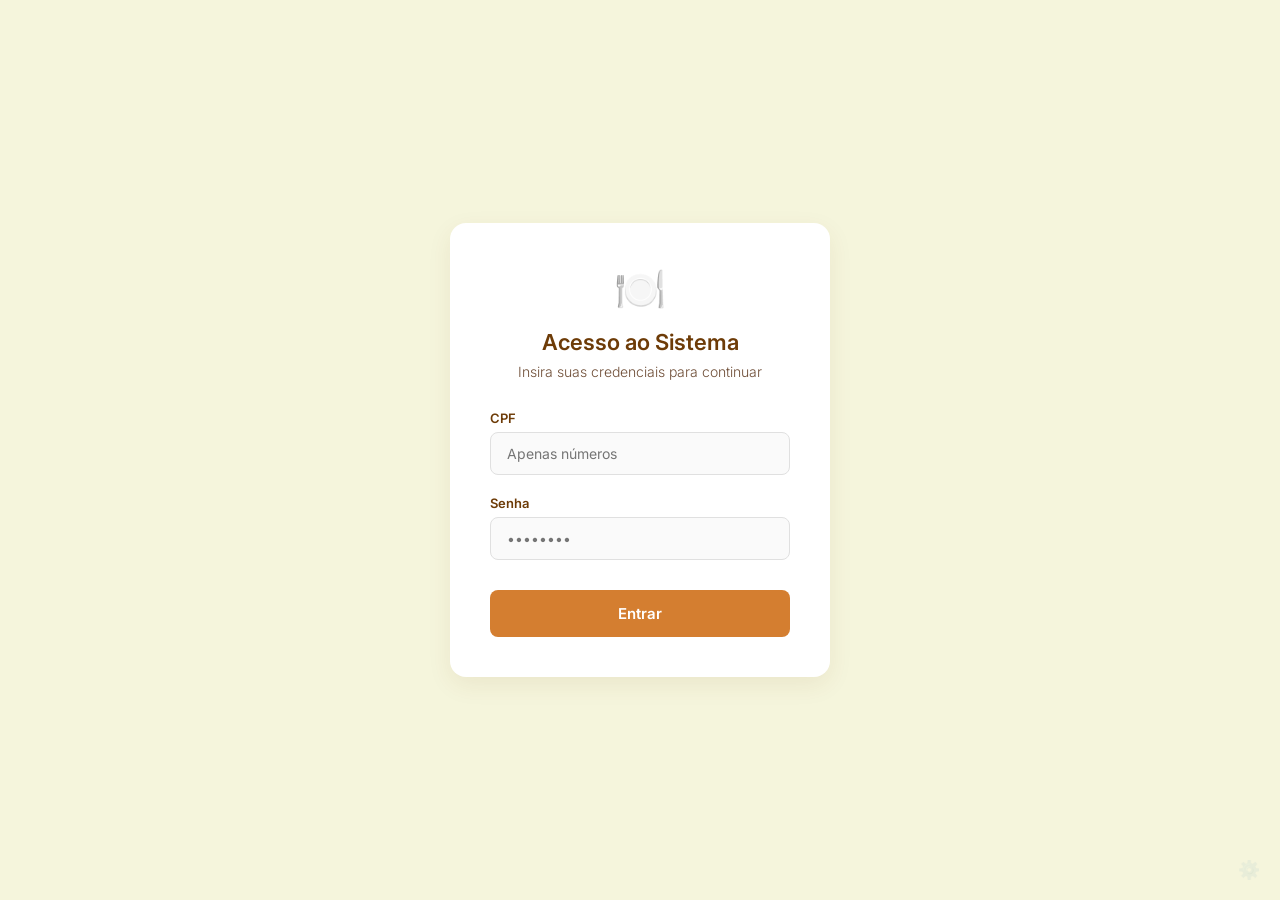
<file: demo/src/main/resources/static/index.html>
<!DOCTYPE html>
<html lang="pt-BR">

<head>
    <meta charset="UTF-8">
    <meta name="viewport" content="width=device-width, initial-scale=1.0">
    <title>Gestão de Restaurante | Login</title>
    <link rel="stylesheet" href="css/login.css">
</head>

<body>

    <div class="login-card">
        <div class="logo-restaurante">🍽️</div>

        <h1>Acesso ao Sistema</h1>
        <p>Insira suas credenciais para continuar</p>

        <form id="formLogin">
            <div class="input-group">
                <label for="cpf">CPF</label>
                <input type="text" id="cpf" placeholder="Apenas números" autocomplete="off" required>
            </div>

            <div class="input-group">
                <label for="senha">Senha</label>
                <input type="password" id="senha" placeholder="••••••••" required>
            </div>

            <button type="submit" class="btn-entrar">Entrar</button>
        </form>
    </div>

    <a href="cadastro-gerente.html" class="btn-secreto" title="Configuração de Gerente Geral">⚙️</a>

    <script src="js/config.js"></script>
    <script src="js/login.js"></script>
</body>

</html>
</file>
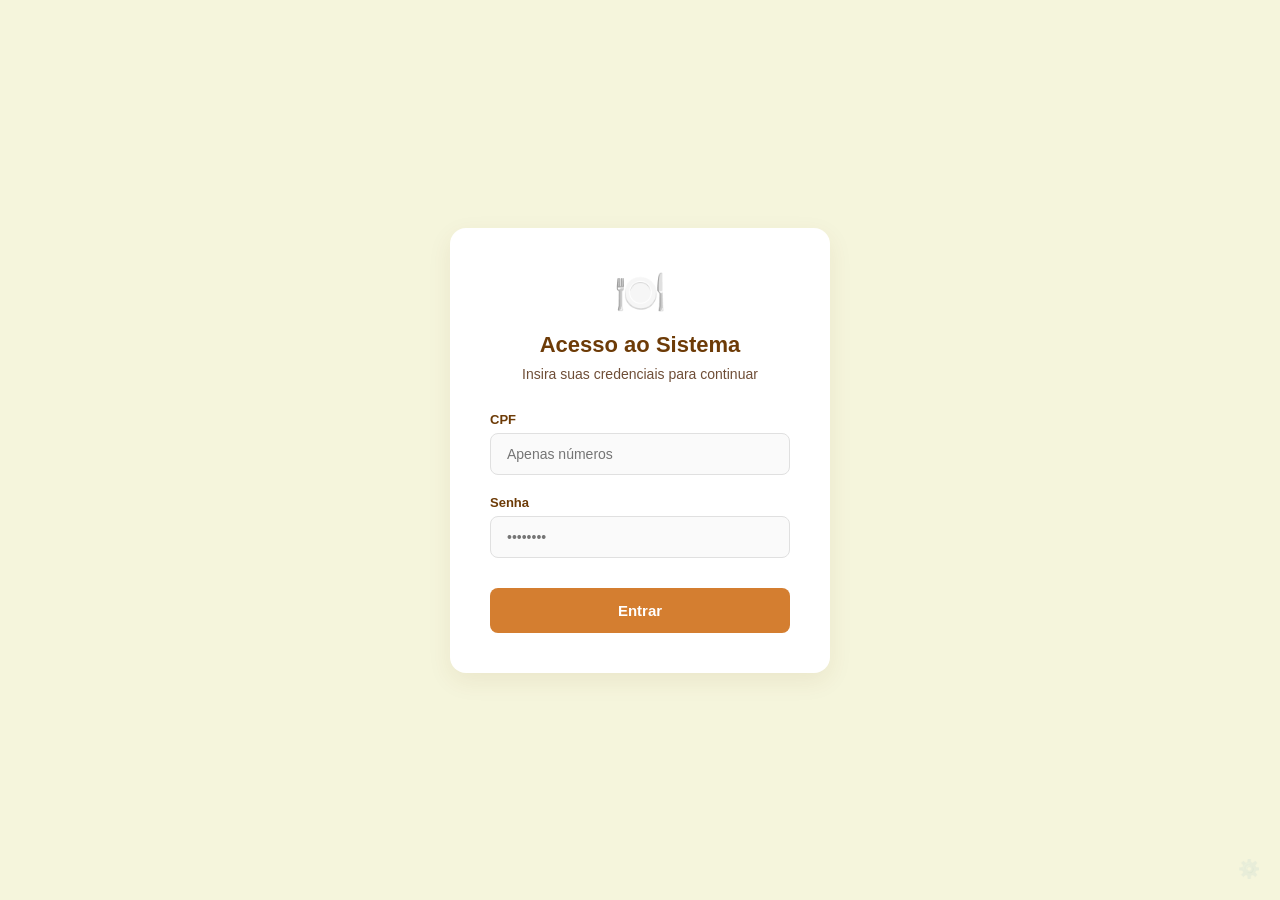
<file: demo/src/main/resources/static/atendente.html>
<!DOCTYPE html>
<html lang="pt-BR">

<head>
    <meta charset="UTF-8">
    <meta name="viewport" content="width=device-width, initial-scale=1.0">
    <title>Frente de Caixa | Restaurante</title>
    <link rel="stylesheet" href="css/atendente.css">
</head>

<body>

    <aside class="sidebar">
        <div class="logo-area">
            <h2>🍽️ PDV</h2>
            <span id="nomeAtendenteLogado">Operação de Caixa</span>
        </div>
        <nav class="menu-nav">
            <button class="menu-item ativo">🛒 Nova Venda</button>
            <button class="menu-item" onclick="abrirModalListaClientes()">👥 Consultar Clientes</button>
            <button class="menu-item" onclick="abrirModalCliente()">➕ Novo Cliente</button>
        </nav>
        <div class="sidebar-footer">
            <a href="#" class="btn-sair" onclick="sairDoSistema()">Sair do Sistema</a>
        </div>
    </aside>

    <main class="main-content">
        <header class="top-header">
            <div class="header-titles">
                <h1>Lançamento Rápido</h1>
                <p>Selecione os itens para adicionar à comanda</p>
            </div>
            <div class="busca-cliente-rapida">
                <input type="text" id="buscaCpf" placeholder="CPF do Cliente..." autocomplete="off">
                <button class="btn-buscar" onclick="vincularCliente()">Vincular</button>
            </div>
        </header>

        <div class="grid-produtos" id="gridProdutosPDV">
        </div>
    </main>

    <aside class="comanda-panel">
        <div class="comanda-header">
            <h3>Comanda Atual</h3>
            <span id="clienteAtivo" class="badge-cliente">Cliente Não Identificado</span>
        </div>

        <div class="comanda-lista" id="listaComanda">
            <div class="mensagem-vazia">Nenhum item na comanda.</div>
        </div>

        <div class="comanda-footer">
            <div class="delivery-area">
                <label class="checkbox-container">
                    <input type="checkbox" id="checkDelivery">
                    <span class="checkmark"></span>
                    Pedido para Delivery
                </label>
            </div>

            <div class="total-area">
                <span>Total</span>
                <span id="valorTotal">R$ 0,00</span>
            </div>
            <button class="btn-finalizar" onclick="finalizarVenda()">Finalizar Venda</button>
        </div>
    </aside>

    <div class="modal-overlay" id="modalCliente">
        <div class="modal-content">
            <h2>Cadastrar Novo Cliente</h2>
            <form id="formNovoCliente">
                <div class="input-group">
                    <label>Nome Completo</label>
                    <input type="text" id="novoNome" required>
                </div>
                <div class="input-group">
                    <label>CPF</label>
                    <input type="text" id="novoCpf" required>
                </div>
                <div class="input-group">
                    <label>Telefone</label>
                    <input type="text" id="novoTelefone" required>
                </div>
                <div class="modal-actions">
                    <button type="button" class="btn-cancelar" onclick="fecharModais()">Cancelar</button>
                    <button type="submit" class="btn-salvar">Salvar</button>
                </div>
            </form>
        </div>
    </div>

    <div class="modal-overlay" id="modalListaClientes">
        <div class="modal-content modal-largo">
            <div class="modal-header">
                <h2>Clientes Cadastrados</h2>
                <button class="btn-fechar" onclick="fecharModais()">×</button>
            </div>
            <div class="table-container">
                <table class="tabela-clean">
                    <thead>
                        <tr>
                            <th>Nome</th>
                            <th>CPF</th>
                            <th>Telefone</th>
                        </tr>
                    </thead>
                    <tbody id="tabelaClientesCorpo">
                    </tbody>
                </table>
            </div>
        </div>
    </div>

    <script src="js/config.js"></script>
    <script src="js/atendente.js"></script>
</body>

</html>
</file>
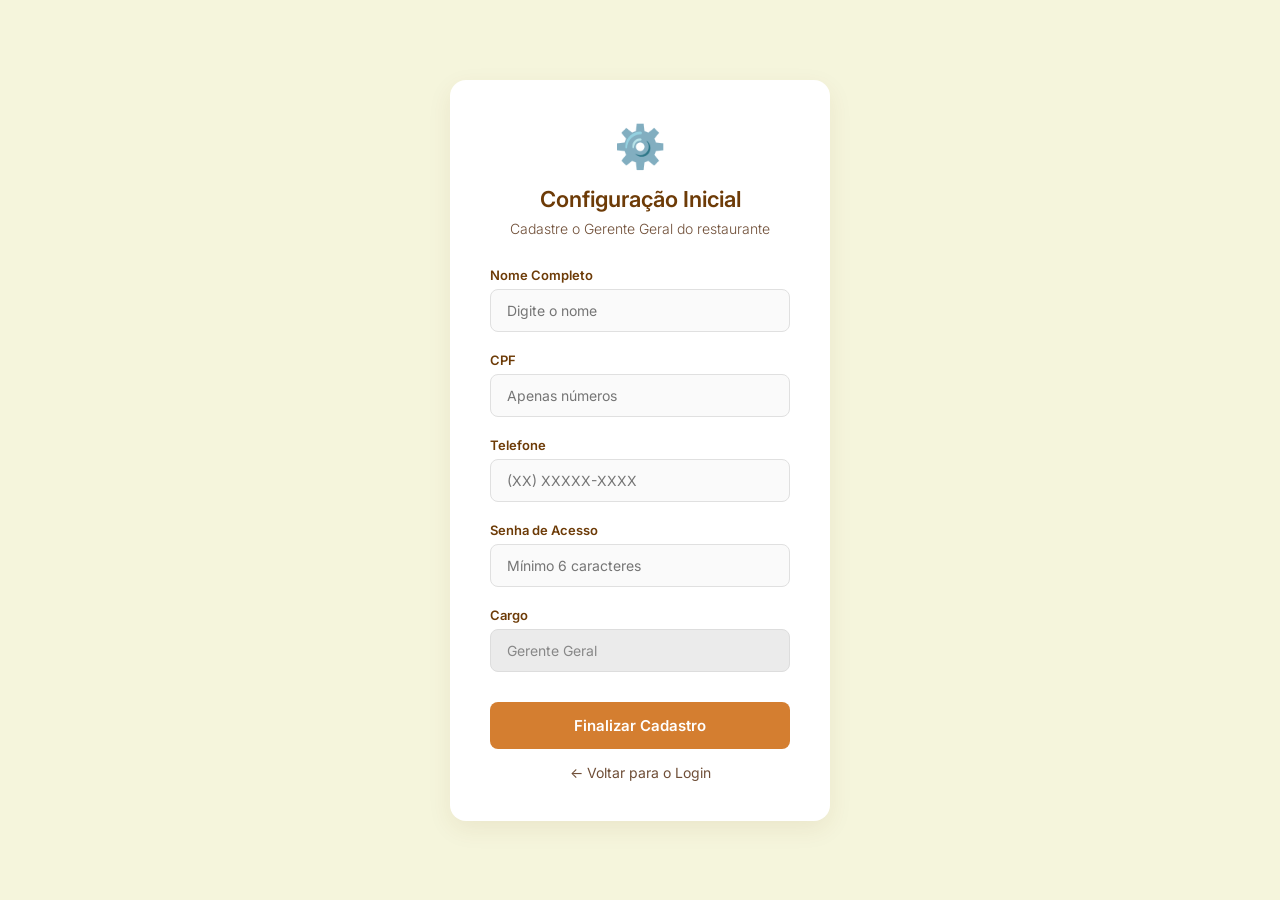
<file: demo/src/main/resources/static/cadastro-gerente.html>
<!DOCTYPE html>
<html lang="pt-BR">

<head>
    <meta charset="UTF-8">
    <meta name="viewport" content="width=device-width, initial-scale=1.0">
    <title>Gestão de Restaurante | Cadastro de Gerente</title>
    <link rel="stylesheet" href="css/login.css">
    <style>
        .btn-voltar {
            display: block;
            margin-top: 15px;
            color: var(--cor-secundaria);
            text-decoration: none;
            font-size: 14px;
            transition: color 0.2s;
        }

        .btn-voltar:hover {
            color: var(--cor-destaque);
        }

        .input-group input:disabled {
            background-color: #ebebeb;
            color: #888;
            cursor: not-allowed;
            border-color: #ddd;
        }
    </style>
</head>

<body>

    <div class="login-card">
        <div class="logo-restaurante">⚙️</div>

        <h1>Configuração Inicial</h1>
        <p>Cadastre o Gerente Geral do restaurante</p>

        <form id="formCadastroGerente">

            <div class="input-group">
                <label for="nome">Nome Completo</label>
                <input type="text" id="nome" placeholder="Digite o nome" required>
            </div>

            <div class="input-group">
                <label for="cpf">CPF</label>
                <input type="text" id="cpf" placeholder="Apenas números" autocomplete="off" required>
            </div>

            <div class="input-group">
                <label for="telefone">Telefone</label>
                <input type="text" id="telefone" placeholder="(XX) XXXXX-XXXX" required>
            </div>

            <div class="input-group">
                <label for="senha">Senha de Acesso</label>
                <input type="password" id="senha" placeholder="Mínimo 6 caracteres" minlength="6" required>
            </div>

            <div class="input-group">
                <label>Cargo</label>
                <input type="text" value="Gerente Geral" disabled>
            </div>

            <button type="submit" class="btn-entrar">Finalizar Cadastro</button>
            <a href="index.html" class="btn-voltar">← Voltar para o Login</a>
        </form>
    </div>

    <script src="js/config.js"></script>
    <script src="js/cadastro-gerente.js"></script>
</body>

</html>
</file>
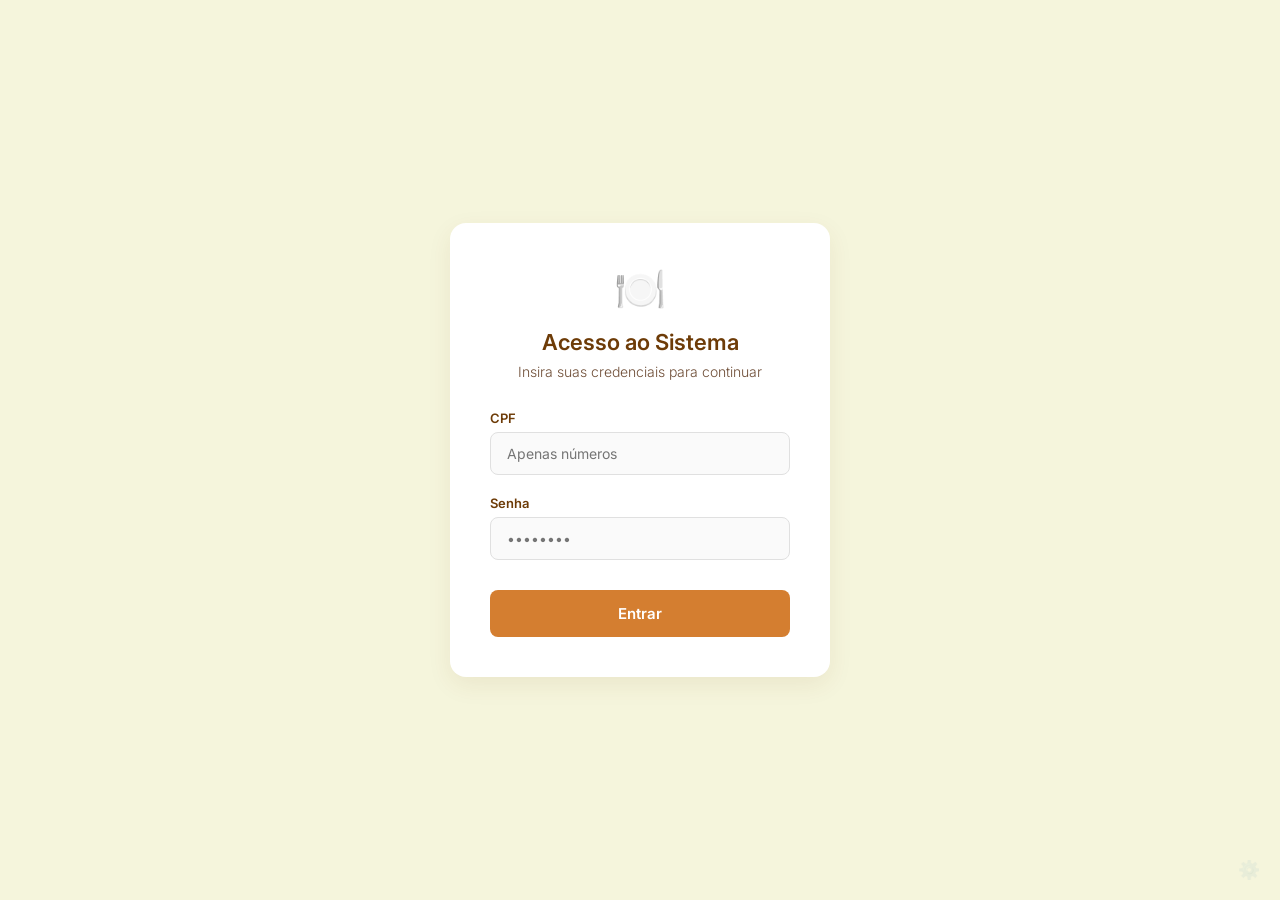
<file: demo/src/main/resources/static/gerente-estoque.html>
<!DOCTYPE html>
<html lang="pt-BR">

<head>
    <meta charset="UTF-8">
    <meta name="viewport" content="width=device-width, initial-scale=1.0">
    <title>Gerente de Estoque | Restaurante</title>
    <link rel="stylesheet" href="css/gerente.css">
    <style>

        .tag-tipo {
            padding: 4px 8px;
            border-radius: 4px;
            font-size: 11px;
            font-weight: 700;
            text-transform: uppercase;
        }

        .tag-ingrediente {
            background-color: #e8f4f8;
            color: #2980b9;
        }

        .tag-produto {
            background-color: #fcf3cf;
            color: #d35400;
        }

        .qtd-baixa {
            color: var(--cor-vermelho);
            font-weight: 700;
        }

        .btn-acao.acao-repor {
            color: var(--cor-verde);
        }

        .btn-acao.acao-repor:hover {
            color: #219653;
            transform: scale(1.1);
        }
    </style>
</head>

<body>

    <aside class="sidebar">
        <div class="logo-area">
            <h2>🍽️ Gestão</h2>
            <span id="nomeGerenteLogado">Gerente de Estoque</span>
        </div>
        <nav class="menu-nav">     
            <button class="menu-item ativo">📦 Prateleira & Compras</button>
            <button class="menu-item" disabled>📊 Dashboard (Bloqueado)</button>
        </nav>
        <div class="sidebar-footer">
            <a href="#" class="btn-sair" onclick="sairDoSistema()">Sair do Sistema</a>
        </div>
    </aside>

    <main class="main-content">
        <header class="top-header">
            <div class="header-titles">
                <h1>Controle de Estoque</h1>
                <p>Gerencie ingredientes, produtos finalizados e entrada de notas fiscais</p>
            </div>
        </header>

        <section class="modulo-rh">
            <div class="rh-header">
                <h2>Prateleira Atual</h2>
                <div style="display: flex; gap: 10px;">
                    <button class="btn-contratar" style="background-color: var(--cor-secundaria);"
                        onclick="abrirModalBase()">➕ Cadastrar Item Base</button>
                </div>
            </div>

            <div class="table-container">
                <table class="tabela-clean">
                    <thead>
                        <tr>
                            <th>Item</th>
                            <th>Categoria</th>
                            <th>Quantidade Atual</th>
                            <th>Ações (Movimentar)</th>
                        </tr>
                    </thead>
                    <tbody id="tabelaEstoque">
                    </tbody>
                </table>
            </div>
        </section>

        <section class="modulo-rh" style="margin-top: 25px;">
            <div class="rh-header">
                <h2>Histórico de Perdas e Ajustes</h2>
            </div>
            <p style="font-size: 13px; color: #666; margin-bottom: 15px;">
                Registros manuais de perda/ajuste lançados nesta tela. Este histórico é informativo e não altera
                automaticamente a quantidade da Prateleira Atual.
            </p>
            <div class="table-container">
                <table class="tabela-clean">
                    <thead>
                        <tr>
                            <th>Item</th>
                            <th>Qtd. Atual Informada</th>
                            <th>Qtd. Perdida</th>
                            <th>Motivo</th>
                            <th>Data</th>
                        </tr>
                    </thead>
                    <tbody id="tabelaHistorico">
                    </tbody>
                </table>
            </div>
        </section>
    </main>

    <div class="modal-overlay" id="modalBase">
        <div class="modal-content">
            <h2>Cadastrar Novo Item no Sistema</h2>
            <p style="font-size: 13px; color: #666; margin-bottom: 20px;">Use isso apenas se o item nunca existiu no
                restaurante.</p>
            <form id="formBase">
                <div class="input-group">
                    <label>Nome do Item</label>
                    <input type="text" id="baseNome" placeholder="Ex: Farinha de Trigo ou Coca-Cola" required>
                </div>

                <div class="input-row">
                    <div class="input-group">
                        <label>Categoria</label>
                        <select id="baseTipo" required onchange="alternarUnidadeBase()">
                            <option value="" disabled selected>Selecione...</option>
                            <option value="INGREDIENTE">Ingrediente (Cozinha)</option>
                            <option value="PRODUTO">Produto (Pronto para Venda)</option>
                        </select>
                    </div>
                    <div class="input-group" id="grupoUnidadeBase" style="display: none;">
                        <label>Unidade de Medida</label>
                        <select id="baseUnidade">
                            <option value="UN">Unidade (UN)</option>
                            <option value="KG">Quilos (KG)</option>
                            <option value="L">Litros (L)</option>
                        </select>
                    </div>
                </div>

                <div class="input-group">
                    <label>Preço Unitário (R$)</label>
                    <input type="text" id="basePreco" placeholder="R$ 0,00" required>
                </div>

                <div class="modal-actions">
                    <button type="button" class="btn-cancelar" onclick="fecharModais()">Cancelar</button>
                    <button type="submit" class="btn-salvar">Salvar Cadastro Base</button>
                </div>
            </form>
        </div>
    </div>

    <div class="modal-overlay" id="modalMovimento">
        <div class="modal-content" style="width: 400px;">
            <h2 id="tituloMovimento">Repor Estoque</h2>
            <form id="formMovimento">
                <div class="input-group">
                    <label>Quantidade (<span id="movUnidadeTexto">UN</span>)</label>
                    <input type="number" id="movQuantidade" placeholder="Ex: 10" min="1" step="1" required>
                </div>

                <div class="input-group" id="divValorCompra">
                    <label>Valor Total da Nota (R$)</label>
                    <input type="text" id="movValorTotal" placeholder="R$ 0,00">
                    <span style="font-size: 11px; color: #888; margin-top: 5px;">Isto irá gerar uma despesa no painel do
                        Gerente Geral.</span>
                </div>

                <div class="input-group" id="divMotivoPerda" style="display: none;">
                    <label>Motivo da Perda</label>
                    <input type="text" id="movMotivo" placeholder="Ex: Validade vencida, quebra, desperdício...">
                </div>

                <div class="modal-actions">
                    <button type="button" class="btn-cancelar" onclick="fecharModais()">Cancelar</button>
                    <button type="submit" class="btn-salvar" id="btnSalvarMovimento">Confirmar</button>
                </div>
            </form>
        </div>
    </div>

    <script src="js/config.js"></script>
    <script src="js/gerente-estoque.js"></script>
</body>

</html>
</file>
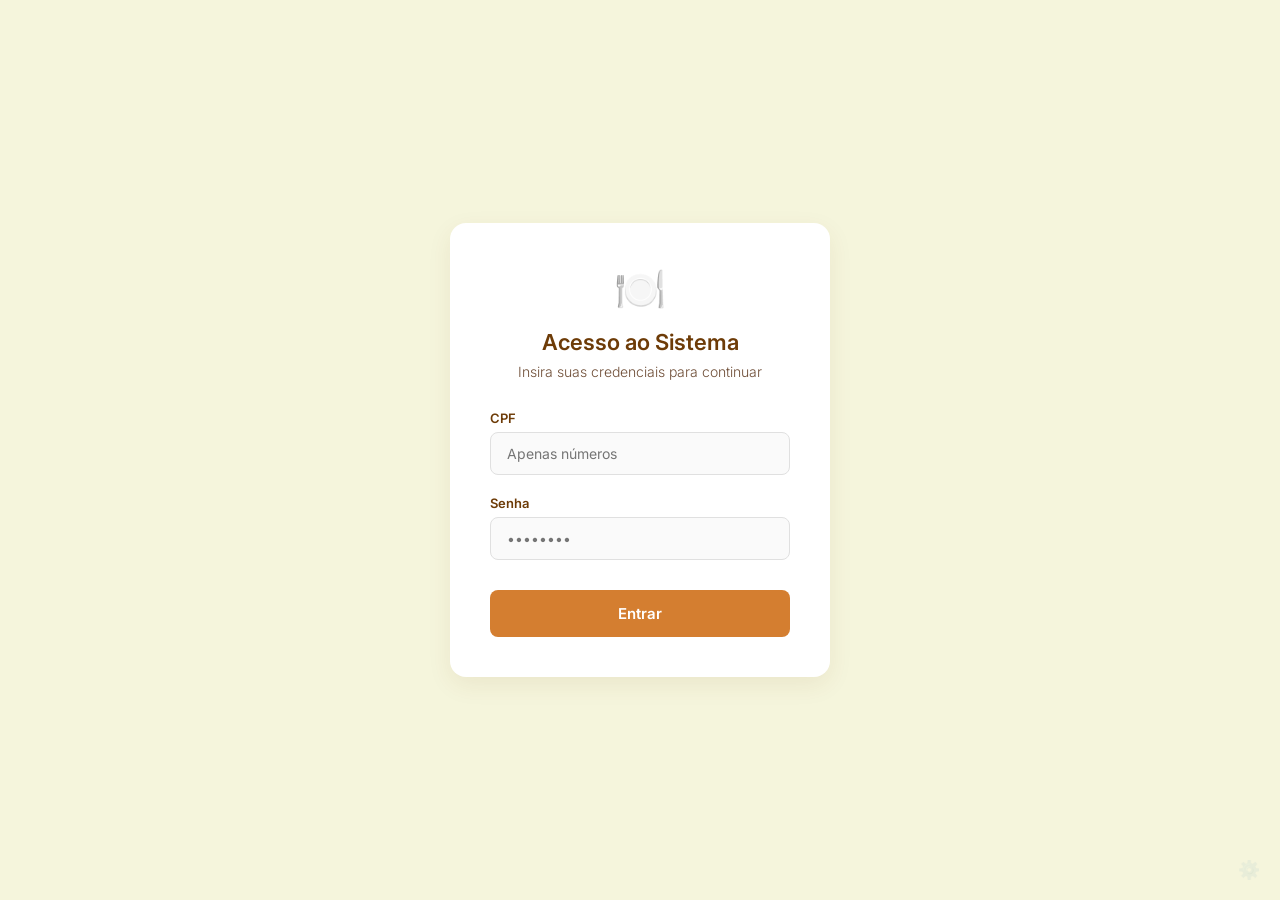
<file: demo/src/main/resources/static/gerente-geral.html>
<!DOCTYPE html>
<html lang="pt-BR">

<head>
    <meta charset="UTF-8">
    <meta name="viewport" content="width=device-width, initial-scale=1.0">
    <title>Painel do Gerente Geral | Restaurante</title>
    <link rel="stylesheet" href="css/gerente.css">
</head>

<body>

    <aside class="sidebar">
        <div class="logo-area">
            <h2>🍽️ Gestão</h2>
            <span id="nomeGerenteLogado">Gerente Geral</span>
        </div>
       <nav class="menu-nav">
            <button class="menu-item ativo">📊 Dashboard & RH</button>
            <button class="menu-item" onclick="window.location.href='gerente-estoque.html'">📦 Estoque</button>
            <button class="menu-item" onclick="window.location.href='gerente-vendas.html'">📋 Cardápio</button>
        </nav>
        <div class="sidebar-footer">
            <a href="#" class="btn-sair" onclick="sairDoSistema()">Sair do Sistema</a>
        </div>
    </aside>

    <!-- Área Central: Dashboard e Tabela -->
    <main class="main-content">
        <header class="top-header">
            <div class="header-titles">
                <h1>Visão Geral do Negócio</h1>
                <p>Acompanhe os resultados e gerencie sua equipe</p>
            </div>
        </header>

        <!-- Módulo de Relatórios (Cards) -->
        <section class="dashboard-cards" id="secaoDashboard">
            <div class="card card-destaque">
                <div class="card-icone">💰</div>
                <div class="card-info">
                    <p>Lucro Líquido</p>
                    <h3 id="dashLucro">Carregando...</h3>
                    <div class="sub-info">
                        <span class="receita">Vendas: <b id="dashReceita">...</b></span> | 
                        <span class="despesa">Despesas: <b id="dashDespesa">...</b></span>
                    </div>
                </div>
            </div>

            <div class="card">
                <div class="card-icone">👥</div>
                <div class="card-info">
                    <p>Total de Clientes</p>
                    <h3 id="dashClientes">...</h3>
                </div>
            </div>

            <div class="card">
                <div class="card-icone">🧑‍🍳</div>
                <div class="card-info">
                    <p>Equipe Ativa</p>
                    <h3 id="dashEquipe">...</h3>
                </div>
            </div>

            <div class="card card-alerta">
                <div class="card-icone">⚠️</div>
                <div class="card-info">
                    <p>Alerta de Estoque</p>
                    <h3 id="dashEstoque">...</h3>
                    <span class="sub-info">Produtos em baixa</span>
                </div>
            </div>
        </section>

        <!-- Módulo de RH (Gestão de Equipe) -->
        <section class="modulo-rh">
            <div class="rh-header">
                <h2>Quadro de Funcionários</h2>
                <button class="btn-contratar" onclick="abrirModalContratar()">➕ Contratar</button>
            </div>

            <div class="table-container">
                <table class="tabela-clean">
                    <thead>
                        <tr>
                            <th>Nome</th>
                            <th>CPF</th>
                            <th>Cargo</th>
                            <th>Ações</th>
                        </tr>
                    </thead>
                    <tbody id="tabelaEquipe">

                    </tbody>
                </table>
            </div>
        </section>
    </main>

    <!-- MODAL: Contratar / Editar Funcionário -->
    <div class="modal-overlay" id="modalRH">
        <div class="modal-content">
            <h2 id="tituloModalRH">Contratar Funcionário</h2>
            <form id="formRH">
                <input type="hidden" id="editIndex"> <!-- Campo invisível para saber se é edição -->

                <div class="input-group">
                    <label>Nome Completo</label>
                    <input type="text" id="rhNome" required>
                </div>
                <div class="input-group">
                    <label>CPF</label>
                    <input type="text" id="rhCpf" required>
                </div>

                <div class="input-row">
                    <div class="input-group">
                        <label>Telefone</label>
                        <input type="text" id="rhTelefone" required>
                    </div>
                    <div class="input-group">
                        <label>Senha de Acesso</label>
                        <input type="password" id="rhSenha" placeholder="••••••••">
                        <span id="dicaSenhaRH" style="font-size: 11px; color: #888; margin-top: 5px;"></span>
                    </div>
                </div>

                <div class="input-group">
                    <label>Cargo (Nível de Acesso)</label>
                    <select id="rhCargo" required>
                        <option value="" disabled selected>Selecione o cargo...</option>
                        <option value="ATENDENTE">Atendente (Caixa)</option>
                        <option value="GERENTE_VENDAS">Gerente de Vendas</option>
                        <option value="GERENTE_ESTOQUE">Gerente de Estoque</option>
                    </select>
                </div>

                <div class="modal-actions">
                    <button type="button" class="btn-cancelar" onclick="fecharModalRH()">Cancelar</button>
                    <button type="submit" class="btn-salvar">Salvar Funcionário</button>
                </div>
            </form>
        </div>
    </div>

    <script src="js/config.js"></script>
    <script src="js/gerente.js"></script>
</body>

</html>
</file>
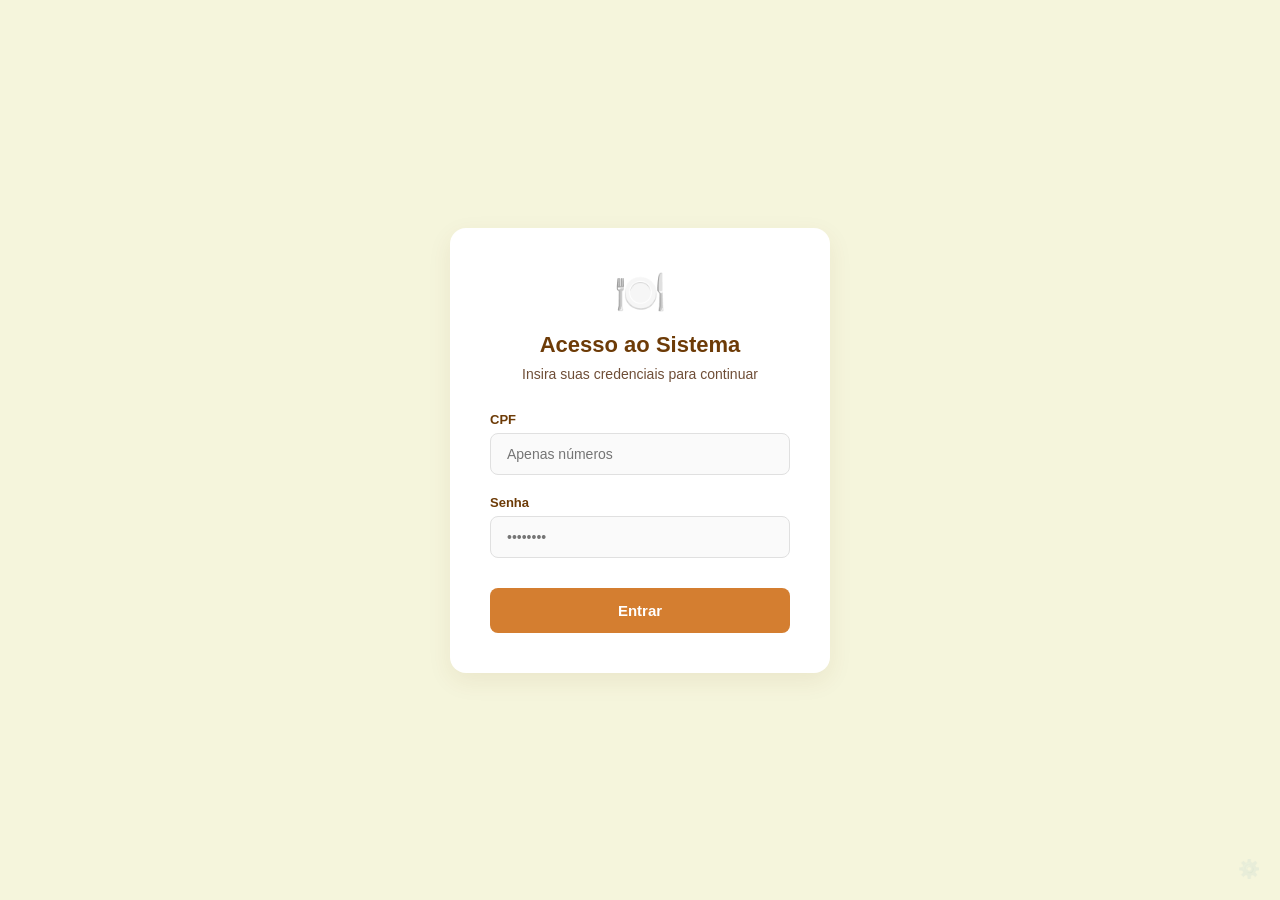
<file: demo/src/main/resources/static/gerente-vendas.html>
<!DOCTYPE html>
<html lang="pt-BR">
<head>
    <meta charset="UTF-8">
    <meta name="viewport" content="width=device-width, initial-scale=1.0">
    <title>Gerente de Vendas | Cardápio</title>
    
    <link rel="stylesheet" href="css/gerente.css">
</head>
<body>

    <!-- Menu Lateral Adaptado -->
    <aside class="sidebar">
        <div class="logo-area">
            <h2>🍽️ Gestão</h2>
            <span id="nomeGerenteLogado">Gerente de Vendas</span>
        </div>
        <nav class="menu-nav">
            <button class="menu-item ativo">📋 Menu & Cardápio</button>
            <button class="menu-item" disabled>📊 Dashboard (Bloqueado)</button>
        </nav>
        <div class="sidebar-footer">
            <a href="#" class="btn-sair" onclick="sairDoSistema()">Sair do Sistema</a>
        </div>
    </aside>

    <!-- Área Central: Tabela do Cardápio -->
    <main class="main-content">
        <header class="top-header">
            <div class="header-titles">
                <h1>Gestão de Cardápio</h1>
                <p>Adicione, edite ou remova pratos e produtos do restaurante</p>
            </div>
        </header>

        <section class="modulo-rh">
            <div class="rh-header">
                <h2>Itens do Cardápio</h2>
                <button class="btn-contratar" onclick="abrirModalNovoPrato()">➕ Novo Item</button>
            </div>
            
            <div class="table-container">
                <table class="tabela-clean">
                    <thead>
                        <tr>
                            <th>Nome do Item</th>
                            <th>Descrição</th>
                            <th>Preço (R$)</th>
                            <th>Ações</th>
                        </tr>
                    </thead>
                    <tbody id="tabelaCardapio">

                    </tbody>
                </table>
            </div>
        </section>
    </main>

    <!-- MODAL: Cadastrar / Editar Prato -->
    <div class="modal-overlay" id="modalPrato">
        <div class="modal-content">
            <h2 id="tituloModalPrato">Cadastrar Novo Item</h2>
            <form id="formPrato">
                <input type="hidden" id="editIndex"> 
                
                <div class="input-group">
                    <label>Nome do Item</label>
                    <input type="text" id="pratoNome" placeholder="Ex: Risoto de Cogumelos" required>
                </div>
                
                <div class="input-group">
                    <label>Descrição (Ingredientes)</label>
                    <input type="text" id="pratoDescricao" placeholder="Breve descrição para o cliente" required>
                </div>

                <div class="input-group" style="width: 50%;">
                    <label>Preço de Venda</label>
                    <input type="text" id="pratoPreco" placeholder="R$ 0,00" required>
                </div>

                <div class="modal-actions">
                    <button type="button" class="btn-cancelar" onclick="fecharModalPrato()">Cancelar</button>
                    <button type="submit" class="btn-salvar">Salvar Item</button>
                </div>
            </form>
        </div>
    </div>

    <script src="js/config.js"></script>
    <script src="js/gerente-vendas.js"></script>
</body>
</html>
</file>
<file: demo/src/main/resources/static/css/login.css>
/* Importando uma fonte clean e moderna (Inter) do Google Fonts */
@import url('https://fonts.googleapis.com/css2?family=Inter:wght@300;400;600&display=swap');

:root {
    /* Sua Paleta de Cores Oficial */
    --cor-fundo: #F5F5DC;
    /* Bege Claro */
    --cor-texto: #6D3B07;
    /* Marrom Escuro */
    --cor-destaque: #D47E30;
    /* Laranja Ocre */
    --cor-destaque-hover: #b86b27;
    --cor-secundaria: #6F4E37;
    /* Marrom Médio */
}

* {
    margin: 0;
    padding: 0;
    box-sizing: border-box;
    font-family: 'Inter', sans-serif;
}

body {
    background-color: var(--cor-fundo);
    color: var(--cor-texto);
    height: 100vh;
    display: flex;
    justify-content: center;
    align-items: center;
    position: relative;
}

/* Design Clean do Card */
.login-card {
    background-color: #ffffff;
    padding: 40px;
    border-radius: 16px;
    width: 100%;
    max-width: 380px;
    box-shadow: 0 8px 24px rgba(109, 59, 7, 0.08);
    /* Sombra suave com tom de marrom */
    text-align: center;
}

.logo-restaurante {
    font-size: 42px;
    margin-bottom: 15px;
}

h1 {
    font-weight: 600;
    font-size: 22px;
    margin-bottom: 8px;
}

p {
    font-weight: 300;
    font-size: 14px;
    color: var(--cor-secundaria);
    margin-bottom: 30px;
}

/* Inputs minimalistas */
.input-group {
    display: flex;
    flex-direction: column;
    text-align: left;
    margin-bottom: 20px;
}

.input-group label {
    font-size: 13px;
    font-weight: 600;
    margin-bottom: 6px;
}

.input-group input {
    padding: 12px 16px;
    border: 1px solid #e0e0e0;
    border-radius: 8px;
    font-size: 14px;
    color: var(--cor-texto);
    outline: none;
    transition: all 0.3s ease;
    background-color: #fafafa;
}

.input-group input:focus {
    border-color: var(--cor-destaque);
    background-color: #ffffff;
    box-shadow: 0 0 0 3px rgba(212, 126, 48, 0.15);
}

/* Botão principal */
.btn-entrar {
    width: 100%;
    background-color: var(--cor-destaque);
    color: #ffffff;
    border: none;
    padding: 14px;
    font-size: 15px;
    font-weight: 600;
    border-radius: 8px;
    cursor: pointer;
    transition: all 0.2s ease;
    margin-top: 10px;
}

.btn-entrar:hover {
    background-color: var(--cor-destaque-hover);
    transform: translateY(-1px);
}

.btn-secreto {
    position: absolute;
    bottom: 20px;
    right: 20px;
    text-decoration: none;
    font-size: 18px;
    opacity: 0.1;
    transition: opacity 0.3s ease;
}

.btn-secreto:hover {
    opacity: 0.8;
    /* Aparece ao passar o mouse */
}
</file>
<file: demo/src/main/resources/static/css/atendente.css>
@import url('https://fonts.googleapis.com/css2?family=Inter:wght@300;400;500;600;700&display=swap');

:root {
    --cor-fundo: #F9F9F6;
    --cor-texto: #4A2B0F;
    --cor-destaque: #D47E30;
    --cor-destaque-hover: #C26C20;
    --cor-secundaria: #8E6B4E;
    --cor-branco: #ffffff;
    --shadow-suave: 0 4px 20px rgba(74, 43, 15, 0.05);
}

* {
    margin: 0;
    padding: 0;
    box-sizing: border-box;
    font-family: 'Inter', sans-serif;
}

body {
    display: flex;
    height: 100vh;
    background-color: var(--cor-fundo);
    color: var(--cor-texto);
    overflow: hidden;
}

/* --- Sidebar Clean --- */
.sidebar {
    width: 260px;
    background-color: var(--cor-branco);
    display: flex;
    flex-direction: column;
    padding: 30px 20px;
    box-shadow: var(--shadow-suave);
    z-index: 10;
}

.logo-area {
    margin-bottom: 50px;
}

.logo-area h2 {
    color: var(--cor-destaque);
    font-size: 22px;
    font-weight: 700;
}

.logo-area span {
    font-size: 13px;
    color: var(--cor-secundaria);
    font-weight: 500;
}

.menu-nav {
    display: flex;
    flex-direction: column;
    gap: 8px;
    flex-grow: 1;
}

.menu-item {
    background: transparent;
    border: none;
    text-align: left;
    padding: 14px 18px;
    color: var(--cor-secundaria);
    border-radius: 10px;
    font-weight: 500;
    font-size: 15px;
    cursor: pointer;
    transition: all 0.2s;
}

.menu-item:hover {
    background-color: #fcf7f2;
    color: var(--cor-destaque);
}

.menu-item.ativo {
    background-color: var(--cor-destaque);
    color: var(--cor-branco);
    font-weight: 600;
}

.sidebar-footer {
    margin-top: auto;
    border-top: 1px solid #eee;
    padding-top: 20px;
}

.btn-sair {
    color: #e74c3c;
    text-decoration: none;
    font-weight: 600;
    font-size: 14px;
    display: block;
    text-align: center;
}

/* --- Centro: Cardápio --- */
.main-content {
    flex-grow: 1;
    display: flex;
    flex-direction: column;
    padding: 40px;
}

.top-header {
    display: flex;
    justify-content: space-between;
    align-items: flex-end;
    margin-bottom: 30px;
}

.header-titles h1 {
    font-size: 26px;
    font-weight: 700;
    margin-bottom: 5px;
}

.header-titles p {
    color: var(--cor-secundaria);
    font-size: 14px;
}

.busca-cliente-rapida {
    display: flex;
    gap: 10px;
    background: var(--cor-branco);
    padding: 5px;
    border-radius: 12px;
    box-shadow: var(--shadow-suave);
}

.busca-cliente-rapida input {
    border: none;
    padding: 12px 15px;
    outline: none;
    background: transparent;
    width: 200px;
    font-size: 14px;
}

.btn-buscar {
    background: #f0eae1;
    color: var(--cor-texto);
    border: none;
    padding: 0 20px;
    border-radius: 8px;
    font-weight: 600;
    cursor: pointer;
    transition: 0.2s;
}

.btn-buscar:hover {
    background: #e2d8ca;
}

.grid-produtos {
    display: grid;
    grid-template-columns: repeat(auto-fill, minmax(200px, 1fr));
    gap: 20px;
    overflow-y: auto;
    padding-bottom: 20px;
}

.btn-produto {
    background: var(--cor-branco);
    border: 1px solid transparent;
    border-radius: 16px;
    padding: 20px;
    text-align: left;
    cursor: pointer;
    box-shadow: var(--shadow-suave);
    display: flex;
    flex-direction: column;
    height: 130px;
    transition: all 0.2s;
}

.btn-produto:hover {
    transform: translateY(-4px);
    border-color: #f0eae1;
    box-shadow: 0 8px 25px rgba(74, 43, 15, 0.08);
}

.btn-produto:active {
    transform: translateY(0);
}

.produto-nome {
    font-weight: 600;
    font-size: 15px;
    margin-bottom: auto;
    line-height: 1.4;
}

.produto-preco {
    font-weight: 700;
    color: var(--cor-destaque);
    font-size: 17px;
}

/* --- Direita: Comanda --- */
.comanda-panel {
    width: 340px;
    background: var(--cor-branco);
    display: flex;
    flex-direction: column;
    box-shadow: -4px 0 20px rgba(0, 0, 0, 0.03);
    z-index: 10;
}

.comanda-header {
    padding: 30px;
    border-bottom: 1px solid #f0eae1;
}

.comanda-header h3 {
    font-size: 18px;
    margin-bottom: 10px;
}

.badge-cliente {
    display: inline-block;
    background: #fdf5eb;
    color: var(--cor-destaque);
    padding: 5px 12px;
    border-radius: 20px;
    font-size: 12px;
    font-weight: 600;
}

.comanda-lista {
    flex-grow: 1;
    padding: 20px 30px;
    overflow-y: auto;
}

.mensagem-vazia {
    color: #aaa;
    font-size: 14px;
    text-align: center;
    margin-top: 40px;
}

.item-comanda {
    display: flex;
    justify-content: space-between;
    padding: 15px 0;
    border-bottom: 1px solid #f9f9f9;
    font-size: 14px;
    font-weight: 500;
}

.comanda-footer {
    padding: 30px;
    background: var(--cor-branco);
    border-top: 1px solid #f0eae1;
}

.delivery-area {
    margin-bottom: 20px;
}

.total-area {
    display: flex;
    justify-content: space-between;
    font-size: 22px;
    font-weight: 700;
    margin-bottom: 20px;
}

.btn-finalizar {
    width: 100%;
    background: var(--cor-destaque);
    color: var(--cor-branco);
    border: none;
    padding: 16px;
    border-radius: 12px;
    font-size: 16px;
    font-weight: 600;
    cursor: pointer;
    transition: 0.2s;
    box-shadow: 0 4px 15px rgba(212, 126, 48, 0.3);
}

.btn-finalizar:hover {
    background: var(--cor-destaque-hover);
    transform: translateY(-2px);
}

/* Custom Checkbox (Delivery) */
.checkbox-container {
    display: flex;
    align-items: center;
    position: relative;
    padding-left: 30px;
    cursor: pointer;
    font-size: 14px;
    font-weight: 500;
    user-select: none;
}

.checkbox-container input {
    position: absolute;
    opacity: 0;
    cursor: pointer;
    height: 0;
    width: 0;
}

.checkmark {
    position: absolute;
    top: -2px;
    left: 0;
    height: 20px;
    width: 20px;
    background-color: #eee;
    border-radius: 6px;
    transition: 0.2s;
}

.checkbox-container:hover input~.checkmark {
    background-color: #ccc;
}

.checkbox-container input:checked~.checkmark {
    background-color: var(--cor-destaque);
}

.checkmark:after {
    content: "";
    position: absolute;
    display: none;
}

.checkbox-container input:checked~.checkmark:after {
    display: block;
}

.checkbox-container .checkmark:after {
    left: 7px;
    top: 3px;
    width: 4px;
    height: 10px;
    border: solid white;
    border-width: 0 2px 2px 0;
    transform: rotate(45deg);
}

/* --- Modais Clean --- */
.modal-overlay {
    position: fixed;
    top: 0;
    left: 0;
    width: 100%;
    height: 100%;
    background: rgba(74, 43, 15, 0.4);
    backdrop-filter: blur(4px);
    display: none;
    justify-content: center;
    align-items: center;
    z-index: 1000;
}

.modal-content {
    background: var(--cor-branco);
    padding: 40px;
    border-radius: 20px;
    width: 420px;
    box-shadow: 0 20px 40px rgba(0, 0, 0, 0.1);
}

.modal-largo {
    width: 700px;
}

.modal-header {
    display: flex;
    justify-content: space-between;
    align-items: center;
    margin-bottom: 25px;
}

.modal-header h2 {
    font-size: 20px;
}

.btn-fechar {
    background: transparent;
    border: none;
    font-size: 24px;
    cursor: pointer;
    color: #aaa;
}

.btn-fechar:hover {
    color: var(--cor-texto);
}

.input-group {
    margin-bottom: 20px;
    display: flex;
    flex-direction: column;
}

.input-group label {
    font-size: 13px;
    font-weight: 600;
    margin-bottom: 8px;
    color: var(--cor-secundaria);
}

.input-group input {
    padding: 14px;
    border: 1px solid #e0e0e0;
    border-radius: 10px;
    outline: none;
    background: #fafafa;
    transition: 0.2s;
}

.input-group input:focus {
    border-color: var(--cor-destaque);
    background: var(--cor-branco);
}

.modal-actions {
    display: flex;
    justify-content: flex-end;
    gap: 12px;
    margin-top: 30px;
}

.btn-cancelar {
    background: #f0eae1;
    color: var(--cor-texto);
    border: none;
    padding: 12px 20px;
    border-radius: 10px;
    cursor: pointer;
    font-weight: 600;
}

.btn-salvar {
    background: var(--cor-destaque);
    color: var(--cor-branco);
    border: none;
    padding: 12px 20px;
    border-radius: 10px;
    cursor: pointer;
    font-weight: 600;
}

/* Tabela do Modal */
.tabela-clean {
    width: 100%;
    border-collapse: collapse;
    text-align: left;
}

.tabela-clean th {
    border-bottom: 2px solid #f0eae1;
    padding: 15px 10px;
    font-weight: 600;
    color: var(--cor-secundaria);
    font-size: 14px;
}

.tabela-clean td {
    padding: 15px 10px;
    border-bottom: 1px solid #f9f9f9;
    font-size: 14px;
}
</file>
<file: demo/src/main/resources/static/css/gerente.css>
@import url('https://fonts.googleapis.com/css2?family=Inter:wght@300;400;500;600;700&display=swap');

:root {
    --cor-fundo: #F9F9F6;
    --cor-texto: #4A2B0F;
    --cor-destaque: #D47E30;
    --cor-secundaria: #8E6B4E;
    --cor-branco: #ffffff;
    --cor-verde: #27ae60;
    --cor-vermelho: #e74c3c;
    --shadow-suave: 0 4px 20px rgba(74, 43, 15, 0.05);
}

* {
    margin: 0;
    padding: 0;
    box-sizing: border-box;
    font-family: 'Inter', sans-serif;
}

body {
    display: flex;
    height: 100vh;
    background-color: var(--cor-fundo);
    color: var(--cor-texto);
    overflow: hidden;
}

.sidebar {
    width: 260px;
    background-color: var(--cor-branco);
    display: flex;
    flex-direction: column;
    padding: 30px 20px;
    box-shadow: var(--shadow-suave);
    z-index: 10;
}

.logo-area {
    margin-bottom: 50px;
}

.logo-area h2 {
    color: var(--cor-destaque);
    font-size: 22px;
    font-weight: 700;
}

.logo-area span {
    font-size: 13px;
    color: var(--cor-secundaria);
    font-weight: 500;
}

.menu-nav {
    display: flex;
    flex-direction: column;
    gap: 8px;
    flex-grow: 1;
}

.menu-item {
    background: transparent;
    border: none;
    text-align: left;
    padding: 14px 18px;
    color: var(--cor-secundaria);
    border-radius: 10px;
    font-weight: 500;
    font-size: 15px;
    cursor: pointer;
    transition: all 0.2s;
}

.menu-item:hover:not(:disabled) {
    background-color: #fcf7f2;
    color: var(--cor-destaque);
}

.menu-item.ativo {
    background-color: var(--cor-destaque);
    color: var(--cor-branco);
    font-weight: 600;
}

.menu-item:disabled {
    opacity: 0.5;
    cursor: not-allowed;
}

.sidebar-footer {
    margin-top: auto;
    border-top: 1px solid #eee;
    padding-top: 20px;
}

.btn-sair {
    color: var(--cor-vermelho);
    text-decoration: none;
    font-weight: 600;
    font-size: 14px;
    display: block;
    text-align: center;
}

/* --- Área Central --- */
.main-content {
    flex-grow: 1;
    display: flex;
    flex-direction: column;
    padding: 40px;
    overflow-y: auto;
}

.top-header {
    margin-bottom: 30px;
}

.header-titles h1 {
    font-size: 26px;
    font-weight: 700;
    margin-bottom: 5px;
}

.header-titles p {
    color: var(--cor-secundaria);
    font-size: 14px;
}

/* --- Dashboard Cards --- */
.dashboard-cards {
    display: grid;
    grid-template-columns: 2fr 1fr 1fr 1fr;
    gap: 20px;
    margin-bottom: 40px;
}

.card {
    background: var(--cor-branco);
    border-radius: 16px;
    padding: 25px;
    box-shadow: var(--shadow-suave);
    display: flex;
    align-items: center;
    gap: 20px;
}

.card-icone {
    font-size: 35px;
    background: #fdf5eb;
    width: 60px;
    height: 60px;
    border-radius: 12px;
    display: flex;
    justify-content: center;
    align-items: center;
}

.card-alerta .card-icone {
    background: #fdedec;
}

.card-info p {
    color: var(--cor-secundaria);
    font-size: 13px;
    font-weight: 600;
    margin-bottom: 5px;
    text-transform: uppercase;
}

.card-info h3 {
    font-size: 24px;
    font-weight: 700;
}

.sub-info {
    font-size: 12px;
    color: #888;
    margin-top: 8px;
    display: block;
}

.receita b {
    color: var(--cor-verde);
}

.despesa b {
    color: var(--cor-vermelho);
}

/* --- Módulo RH (Tabela) --- */
.modulo-rh {
    background: var(--cor-branco);
    border-radius: 16px;
    box-shadow: var(--shadow-suave);
    padding: 30px;
}

.rh-header {
    display: flex;
    justify-content: space-between;
    align-items: center;
    margin-bottom: 25px;
}

.rh-header h2 {
    font-size: 20px;
    font-weight: 700;
}

.btn-contratar {
    background: var(--cor-destaque);
    color: white;
    border: none;
    padding: 12px 20px;
    border-radius: 10px;
    font-weight: 600;
    cursor: pointer;
    transition: 0.2s;
}

.btn-contratar:hover {
    background: #C26C20;
    transform: translateY(-2px);
}

.tabela-clean {
    width: 100%;
    border-collapse: collapse;
    text-align: left;
}

.tabela-clean th {
    border-bottom: 2px solid #f0eae1;
    padding: 15px 10px;
    font-weight: 600;
    color: var(--cor-secundaria);
    font-size: 14px;
}

.tabela-clean td {
    padding: 15px 10px;
    border-bottom: 1px solid #f9f9f9;
    font-size: 14px;
    color: var(--cor-texto);
    font-weight: 500;
}

.badge-cargo {
    background: #f0eae1;
    padding: 5px 10px;
    border-radius: 6px;
    font-size: 12px;
    font-weight: 600;
}

.btn-acao {
    background: transparent;
    border: none;
    font-size: 16px;
    cursor: pointer;
    margin-right: 10px;
    transition: 0.2s;
}

.acao-editar {
    color: #3498db;
}

.acao-editar:hover {
    color: #2980b9;
    transform: scale(1.1);
}

.acao-demitir {
    color: var(--cor-vermelho);
}

.acao-demitir:hover {
    color: #c0392b;
    transform: scale(1.1);
}

/* --- Modais --- */
.modal-overlay {
    position: fixed;
    top: 0;
    left: 0;
    width: 100%;
    height: 100%;
    background: rgba(74, 43, 15, 0.4);
    backdrop-filter: blur(4px);
    display: none;
    justify-content: center;
    align-items: center;
    z-index: 1000;
}

.modal-content {
    background: var(--cor-branco);
    padding: 40px;
    border-radius: 20px;
    width: 500px;
    box-shadow: 0 20px 40px rgba(0, 0, 0, 0.1);
}

.modal-content h2 {
    margin-bottom: 25px;
    font-size: 22px;
}

.input-row {
    display: flex;
    gap: 15px;
}

.input-row .input-group {
    flex: 1;
}

.input-group {
    margin-bottom: 20px;
    display: flex;
    flex-direction: column;
}

.input-group label {
    font-size: 13px;
    font-weight: 600;
    margin-bottom: 8px;
    color: var(--cor-secundaria);
}

.input-group input,
.input-group select {
    padding: 14px;
    border: 1px solid #e0e0e0;
    border-radius: 10px;
    outline: none;
    background: #fafafa;
    font-size: 14px;
    transition: 0.2s;
}

.input-group input:focus,
.input-group select:focus {
    border-color: var(--cor-destaque);
    background: var(--cor-branco);
}

.input-group input:disabled,
.input-group select:disabled {
    background-color: #ebebeb;
    color: #888;
    cursor: not-allowed;
    border-color: #ddd;
}

.modal-actions {
    display: flex;
    justify-content: flex-end;
    gap: 12px;
    margin-top: 30px;
}

.btn-cancelar {
    background: #f0eae1;
    color: var(--cor-texto);
    border: none;
    padding: 12px 20px;
    border-radius: 10px;
    cursor: pointer;
    font-weight: 600;
}

.btn-salvar {
    background: var(--cor-destaque);
    color: var(--cor-branco);
    border: none;
    padding: 12px 20px;
    border-radius: 10px;
    cursor: pointer;
    font-weight: 600;
}
</file>
